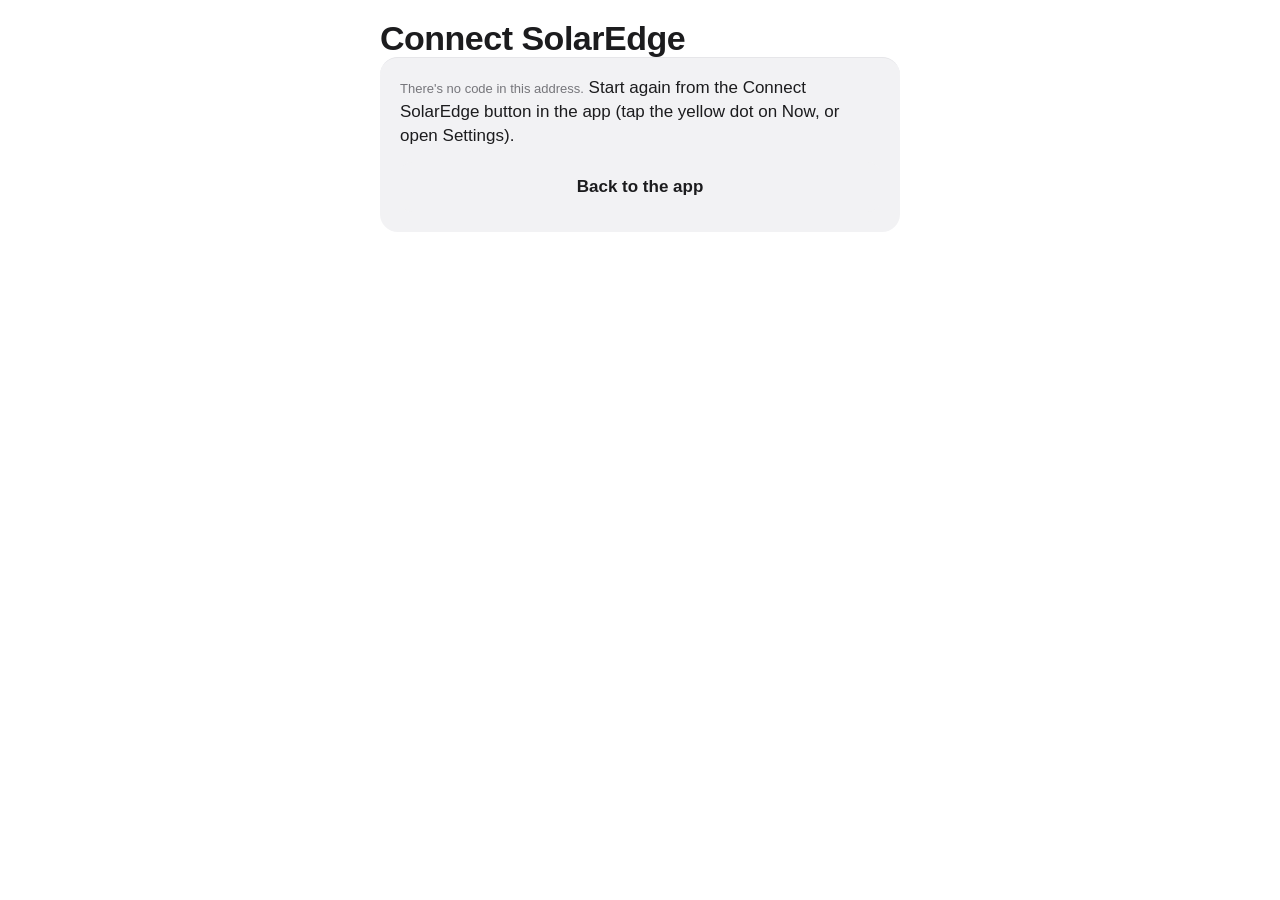
<file: web/callback.html>
<!doctype html>
<html lang="en">
<head>
<meta charset="utf-8">
<meta name="viewport" content="width=device-width, initial-scale=1, maximum-scale=1, user-scalable=no, viewport-fit=cover">
<meta name="robots" content="noindex">
<meta name="referrer" content="no-referrer">
<title>Connect SolarEdge · Solar</title>
<link rel="icon" href="icon.svg" type="image/svg+xml">
<link rel="stylesheet" href="style.css">
<style>
  main { padding-bottom: 40px; }
  .code { font: 15px/1.4 ui-monospace, SFMono-Regular, Menlo, monospace; word-break: break-all; background: var(--bg); border-radius: 10px; padding: 12px; user-select: all; }
  .btn { display: flex; align-items: center; justify-content: center; min-height: 50px; border: 0; border-radius: 12px; background: var(--accent); color: #fff; font-size: 17px; font-weight: 600; text-decoration: none; cursor: pointer; }
  .btn.secondary { background: var(--card); color: var(--accent); }
  ol { margin: 0; padding-left: 20px; display: flex; flex-direction: column; gap: 8px; font-size: 15px; line-height: 1.4; }
</style>
</head>
<body>
<main id="m">
  <h1>Connect SolarEdge</h1>
</main>
<script>
(() => {
  ["gesturestart", "gesturechange", "gestureend"].forEach((t) => document.addEventListener(t, (e) => e.preventDefault(), { passive: false }));
  const m = document.getElementById("m");
  const q = new URLSearchParams(location.search);
  // read the code as sent; URLSearchParams would turn a "+" into a space
  const rawCode = (location.search.match(/[?&]code=([^&#]*)/) || [])[1];
  const code = rawCode ? decodeURIComponent(rawCode) : null, err = q.get("error_description") || q.get("error");
  const owner = location.hostname.split(".")[0];
  const repo = location.pathname.split("/").filter(Boolean)[0] || "home-solar";
  const run = `https://github.com/${owner}/${repo}/actions/workflows/connect.yml`;
  const esc = (s) => String(s).replace(/[&<>"']/g, (c) => ({ "&": "&amp;", "<": "&lt;", ">": "&gt;", '"': "&quot;", "'": "&#39;" })[c]);
  // keep the code out of the address bar and history
  history.replaceState(null, "", location.pathname);

  if (!code) {
    m.insertAdjacentHTML("beforeend", `<section class="card"><span class="label">${err ? "SolarEdge said: " + esc(err) : "There's no code in this address."}</span>
      <span class="small">Start again from the Connect SolarEdge button in the app (tap the yellow dot on Now, or open Settings).</span>
      <a class="btn secondary" href="./#sources">Back to the app</a></section>`);
    return;
  }
  m.insertAdjacentHTML("beforeend", `
    <section class="card">
      <span class="label">SolarEdge approved access${q.get("site_id") ? " to site " + esc(q.get("site_id")) : ""}. Here's your one-time code:</span>
      <div class="code" id="code">${esc(code)}</div>
      <button class="btn" type="button" id="copy">Copy code</button>
    </section>
    <section class="card">
      <ol>
        <li>Open the Connect SolarEdge workflow in GitHub.</li>
        <li>Tap <b>Run workflow</b>, paste the code, and run it.</li>
        <li>When it turns green, the site rebuilds with your solar data in a minute or two.</li>
      </ol>
      <span class="small">Do this straight away. The code only works once and expires within minutes.</span>
      <a class="btn secondary" href="${run}" target="_blank" rel="noopener">Open the workflow</a>
    </section>`);
  document.getElementById("copy").addEventListener("click", async (e) => {
    try { await navigator.clipboard.writeText(code); e.target.textContent = "Copied"; }
    catch { getSelection().selectAllChildren(document.getElementById("code")); e.target.textContent = "Select and copy the code above"; }
  });
})();
</script>
</body>
</html>
</file>
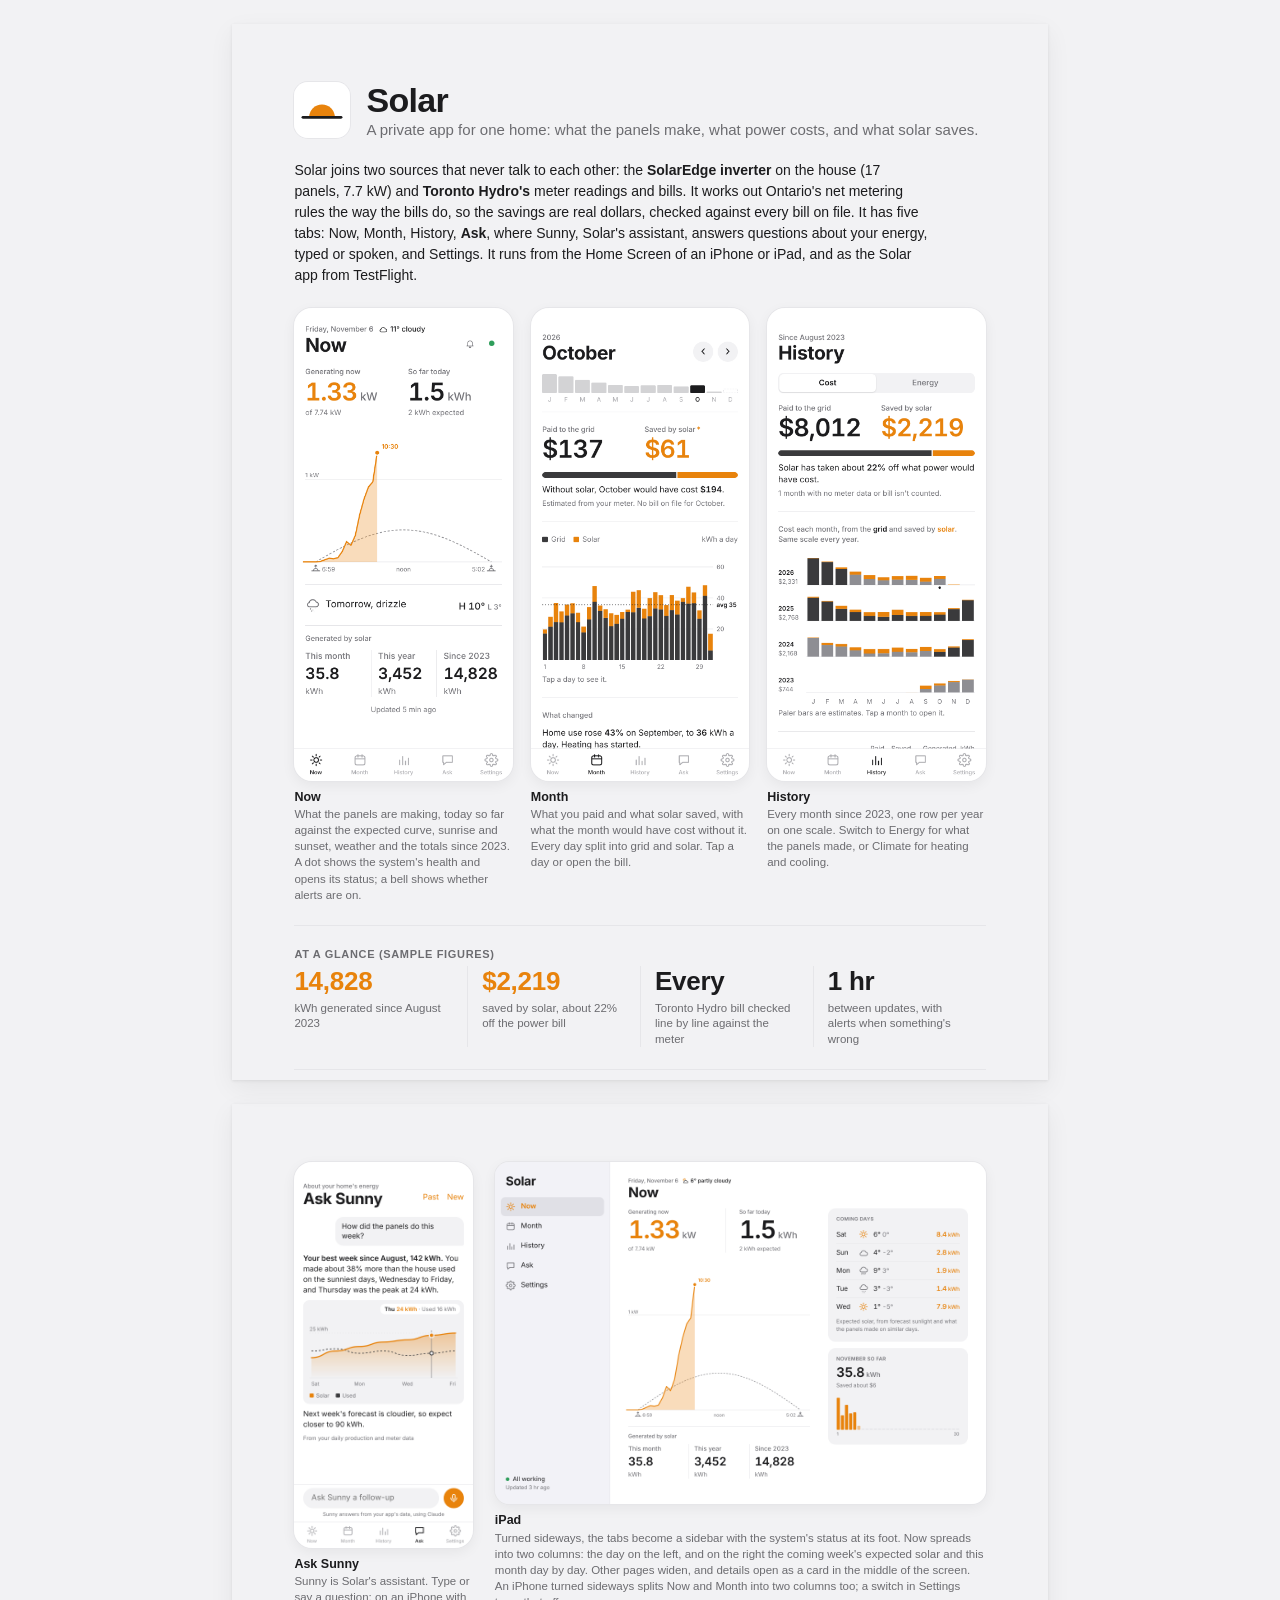
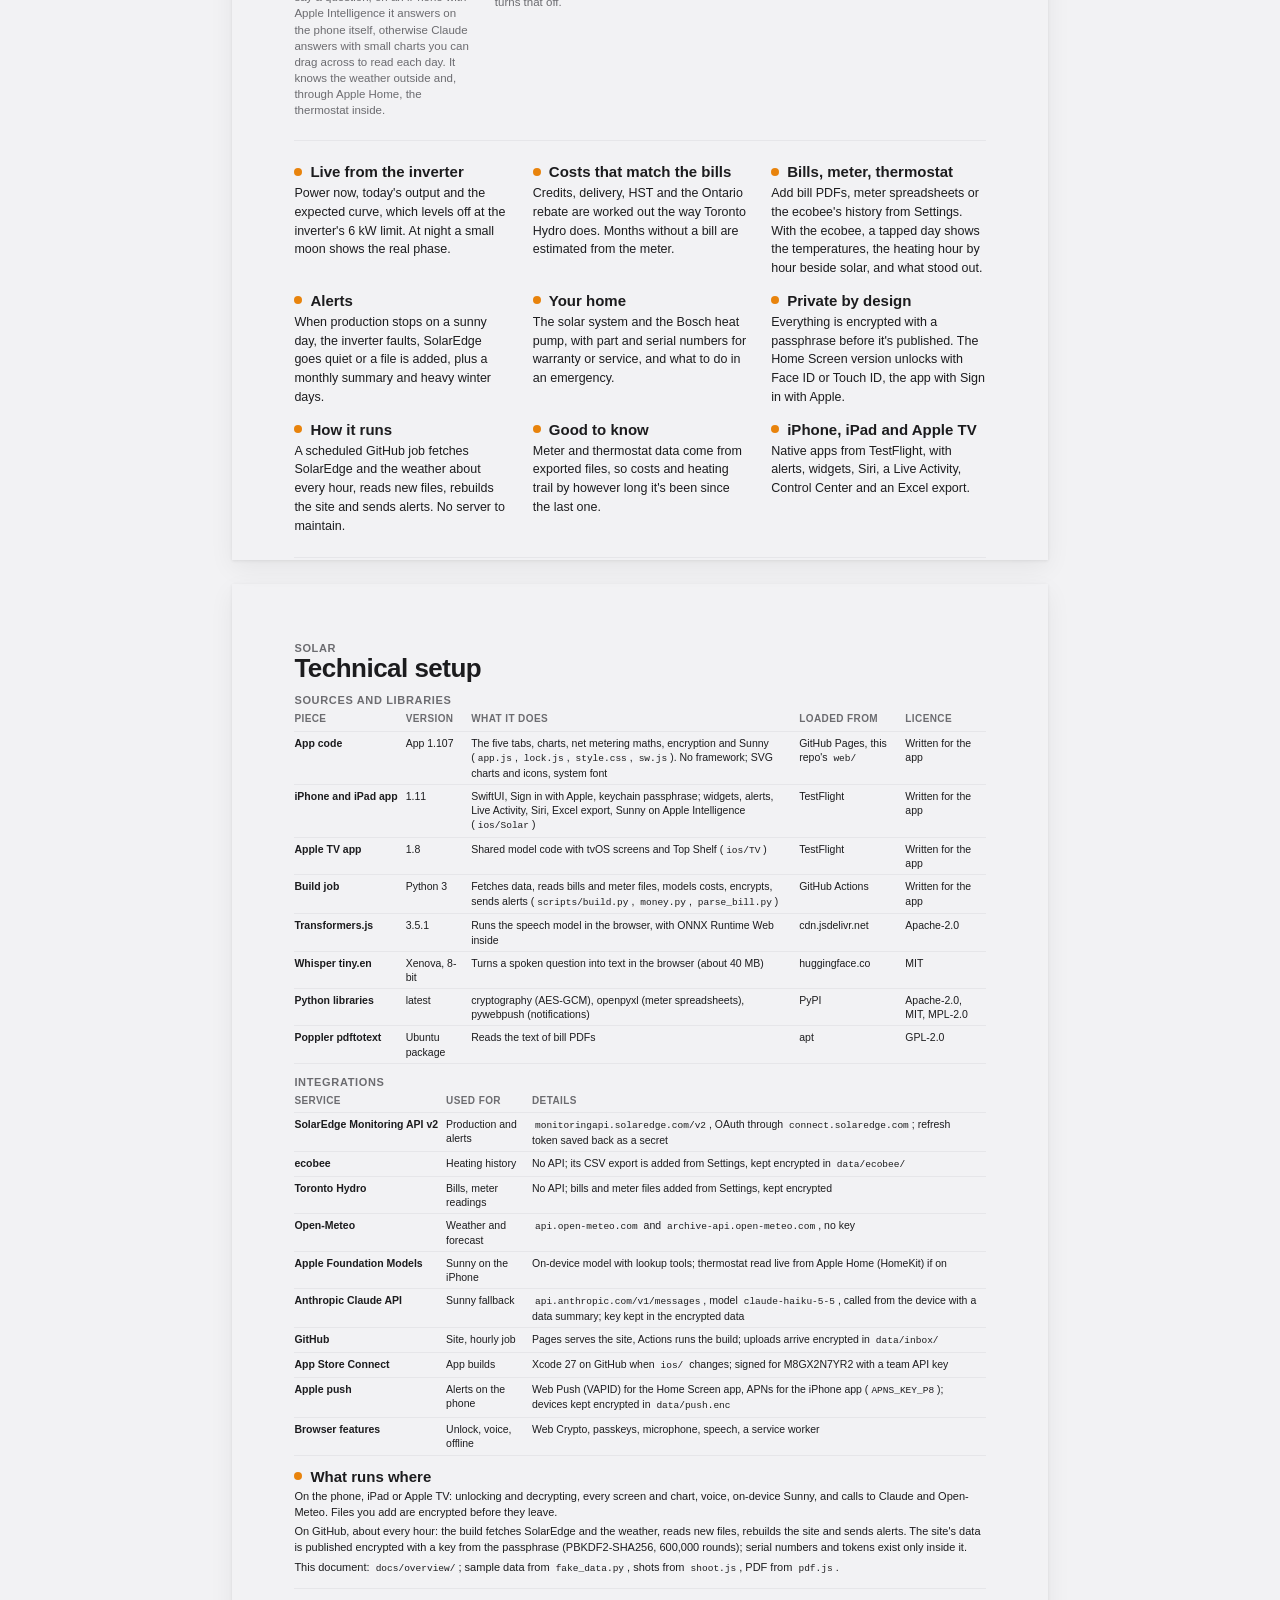
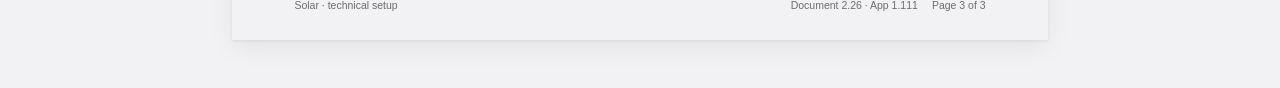
<file: docs/overview/overview.html>
<!doctype html>
<html lang="en">
<head>
<meta charset="utf-8">
<title>Solar: what the app does</title>
<meta name="viewport" content="width=device-width, initial-scale=1">
<style>
  /* Three US Letter pages (two of features, one technical), styled like the app: white, graphite, one orange. */
  :root {
    --text: #1C1C1E; --muted: #6C6C70; --rule: #E6E6E9; --well: #F2F2F4;
    --grid: #3A3A3C; --sun: #E8830C; --sun-text: #B35F00;
  }
  @page { size: letter; margin: 0; }
  * { box-sizing: border-box; }
  html, body { margin: 0; background: #FFFFFF; color: var(--text);
    font-family: -apple-system, BlinkMacSystemFont, "SF Pro Text", Inter, "Helvetica Neue", Arial, sans-serif;
    -webkit-print-color-adjust: exact; print-color-adjust: exact; }
  .page { width: 8.5in; height: 11in; padding: 0.6in 0.65in 0.5in; display: flex; flex-direction: column; gap: 22px;
    page-break-after: always; break-after: page; position: relative; overflow: hidden; }
  .page:last-child { page-break-after: auto; break-after: auto; }
  @media screen { body { background: #F2F2F4; padding: 24px 0; } .page { margin: 0 auto 24px; box-shadow: 0 1px 3px rgba(0,0,0,.08), 0 8px 24px rgba(0,0,0,.06); }
    @media (max-width: 860px) { body { padding: 0; } .page { width: 100%; height: auto; padding: 28px 16px; margin: 0 0 12px; } .shots { grid-template-columns: repeat(2, minmax(0, 1fr)) !important; } .cols { grid-template-columns: 1fr !important; } } }

  header { display: flex; align-items: center; gap: 16px; }
  header svg { width: 56px; height: 56px; border-radius: 14px; box-shadow: 0 0 0 1px var(--rule); flex-shrink: 0; }
  h1 { margin: 0; font-size: 34px; font-weight: 700; letter-spacing: -0.02em; line-height: 1.1; }
  .lede { margin: 2px 0 0; font-size: 15px; color: var(--muted); }
  .intro { margin: 0; font-size: 14px; line-height: 1.5; max-width: 6.6in; }
  .intro b { font-weight: 600; }

  .shots { display: grid; gap: 18px; }
  figure { margin: 0; display: flex; flex-direction: column; gap: 8px; }
  figure img { width: 100%; border-radius: 18px; box-shadow: 0 0 0 1px var(--rule), 0 4px 14px rgba(0,0,0,.06); display: block; }
  figcaption { font-size: 11.5px; line-height: 1.4; color: var(--muted); }
  figcaption b { color: var(--text); font-weight: 600; display: block; font-size: 12.5px; }

  .label { font-size: 11px; font-weight: 600; letter-spacing: .06em; text-transform: uppercase; color: var(--muted); margin: 0 0 6px; }
  .cols { display: grid; grid-template-columns: repeat(2, minmax(0, 1fr)); column-gap: 32px; row-gap: 16px; }
  section h2 { margin: 0 0 4px; font-size: 15px; font-weight: 600; display: flex; align-items: center; gap: 8px; }
  section h2::before { content: ""; width: 8px; height: 8px; border-radius: 50%; background: var(--sun); flex-shrink: 0; }
  section p { margin: 0; font-size: 12.5px; line-height: 1.5; }
  section p + p { margin-top: 4px; }
  .rule { border-top: 1px solid var(--rule); }
  footer { margin-top: auto; padding-top: 10px; border-top: 1px solid var(--rule); display: flex; justify-content: space-between; font-size: 10.5px; color: var(--muted); }
  .num { font-variant-numeric: tabular-nums; }
  .stats { display: grid; grid-template-columns: repeat(4, minmax(0, 1fr)); }
  .stats > div { display: flex; flex-direction: column; gap: 4px; padding: 0 14px; }
  .stats > div:first-child { padding-left: 0; }
  .stats > div + div { border-left: 1px solid var(--rule); }
  .stats .v { font-size: 26px; font-weight: 600; letter-spacing: -0.01em; font-variant-numeric: tabular-nums; }
  .stats .v.sun { color: var(--sun); }
  .stats .u { font-size: 11.5px; line-height: 1.35; color: var(--muted); }
  .ver { display: flex; gap: 14px; }
  .tech h1 { font-size: 26px; }
  table { width: 100%; border-collapse: collapse; font-size: 10.5px; line-height: 1.35; }
  th { text-align: left; font-weight: 600; font-size: 10px; letter-spacing: .04em; text-transform: uppercase; color: var(--muted); padding: 0 8px 5px 0; border-bottom: 1px solid var(--rule); }
  td { padding: 5px 8px 5px 0; border-bottom: 1px solid var(--rule); vertical-align: top; }
  td:first-child { font-weight: 600; white-space: nowrap; }
  td code, p code { font-family: ui-monospace, "SF Mono", Menlo, monospace; font-size: 9.5px; background: var(--well); padding: 0 3px; border-radius: 3px; }
  .tech section p { font-size: 11px; line-height: 1.45; }
  .tech td { padding: 4px 8px 4px 0; }
  @media screen and (max-width: 860px) { table { display: block; overflow-x: auto; } }
  @media screen and (max-width: 860px) { .stats { grid-template-columns: repeat(2, minmax(0, 1fr)); row-gap: 14px; } .stats > div:nth-child(3) { padding-left: 0; border-left: 0; } }
</style>
</head>
<body>

<div class="page">
  <header>
    <svg viewBox="0 0 100 100" aria-hidden="true"><rect width="100" height="100" fill="#FFFFFF"/><path d="M27 63 A23 23 0 0 1 73 63 Z" fill="#E8830C"/><line x1="16" y1="63" x2="84" y2="63" stroke="#1C1C1E" stroke-width="5" stroke-linecap="round"/></svg>
    <div>
      <h1>Solar</h1>
      <p class="lede">A private app for one home: what the panels make, what power costs, and what solar saves.</p>
    </div>
  </header>

  <p class="intro">Solar joins two sources that never talk to each other: the <b>SolarEdge inverter</b> on the house (17 panels, 7.7 kW) and <b>Toronto Hydro's</b> meter readings and bills. It works out Ontario's net metering rules the way the bills do, so the savings are real dollars, checked against every bill on file. It has five tabs: Now, Month, History, <b>Ask</b>, where Sunny, Solar's assistant, answers questions about your energy, typed or spoken, and Settings. It runs from the Home Screen of an iPhone or iPad, and as the Solar app from TestFlight.</p>

  <div class="shots" style="grid-template-columns: repeat(3, minmax(0, 1fr))">
    <figure>
      <img src="shots/now.png" alt="The Now screen">
      <figcaption><b>Now</b>What the panels are making, today so far against the expected curve, sunrise and sunset, weather and the totals since 2023. A dot shows the system's health and opens its status; a bell shows whether alerts are on.</figcaption>
    </figure>
    <figure>
      <img src="shots/month.png" alt="The Month screen">
      <figcaption><b>Month</b>What you paid and what solar saved, with what the month would have cost without it. Every day split into grid and solar. Tap a day or open the bill.</figcaption>
    </figure>
    <figure>
      <img src="shots/history.png" alt="The History screen">
      <figcaption><b>History</b>Every month since 2023, one row per year on one scale. Switch to Energy for what the panels made, or Climate for heating and cooling.</figcaption>
    </figure>
  </div>

  <div class="rule"></div>
  <div>
    <p class="label">At a glance (sample figures)</p>
    <div class="stats">
      <div><span class="v sun">14,828</span><span class="u">kWh generated since August 2023</span></div>
      <div><span class="v sun">$2,219</span><span class="u">saved by solar, about 22% off the power bill</span></div>
      <div><span class="v">Every</span><span class="u">Toronto Hydro bill checked line by line against the meter</span></div>
      <div><span class="v">1 hr</span><span class="u">between updates, with alerts when something's wrong</span></div>
    </div>
  </div>

  <footer><span>Solar · what the app does · Screenshots show sample data, not real figures</span><span class="ver"><span>Document 2.26 · App 1.111</span><span>Page 1 of 3</span></span></footer>
</div>

<div class="page">
  <div class="cols" style="grid-template-columns: 1fr 2.75fr; column-gap: 22px; align-items: start">
    <figure>
      <img src="shots/ask.png" alt="The Ask tab">
      <figcaption><b>Ask Sunny</b>Sunny is Solar's assistant. Type or say a question; on an iPhone with Apple Intelligence it answers on the phone itself, otherwise Claude answers with small charts you can drag across to read each day. It knows the weather outside and, through Apple Home, the thermostat inside.</figcaption>
    </figure>
    <figure>
      <img src="shots/ipad.png" alt="Solar on an iPad in landscape" style="border-radius: 14px">
      <figcaption><b>iPad</b>Turned sideways, the tabs become a sidebar with the system's status at its foot. Now spreads into two columns: the day on the left, and on the right the coming week's expected solar and this month day by day. Other pages widen, and details open as a card in the middle of the screen. An iPhone turned sideways splits Now and Month into two columns too; a switch in Settings turns that off.</figcaption>
    </figure>
  </div>

  <div class="rule"></div>

  <div class="cols" style="grid-template-columns: repeat(3, minmax(0, 1fr)); column-gap: 24px; row-gap: 14px">
    <section><h2>Live from the inverter</h2><p>Power now, today's output and the expected curve, which levels off at the inverter's 6 kW limit. At night a small moon shows the real phase.</p></section>
    <section><h2>Costs that match the bills</h2><p>Credits, delivery, HST and the Ontario rebate are worked out the way Toronto Hydro does. Months without a bill are estimated from the meter.</p></section>
    <section><h2>Bills, meter, thermostat</h2><p>Add bill PDFs, meter spreadsheets or the ecobee's history from Settings. With the ecobee, a tapped day shows the temperatures, the heating hour by hour beside solar, and what stood out.</p></section>
    <section><h2>Alerts</h2><p>When production stops on a sunny day, the inverter faults, SolarEdge goes quiet or a file is added, plus a monthly summary and heavy winter days.</p></section>
    <section><h2>Your home</h2><p>The solar system and the Bosch heat pump, with part and serial numbers for warranty or service, and what to do in an emergency.</p></section>
    <section><h2>Private by design</h2><p>Everything is encrypted with a passphrase before it's published. The Home Screen version unlocks with Face ID or Touch ID, the app with Sign in with Apple.</p></section>
    <section><h2>How it runs</h2><p>A scheduled GitHub job fetches SolarEdge and the weather about every hour, reads new files, rebuilds the site and sends alerts. No server to maintain.</p></section>
    <section><h2>Good to know</h2><p>Meter and thermostat data come from exported files, so costs and heating trail by however long it's been since the last one.</p></section>
    <section><h2>iPhone, iPad and Apple TV</h2><p>Native apps from TestFlight, with alerts, widgets, Siri, a Live Activity, Control Center and an Excel export.</p></section>
  </div>

  <footer><span class="num">Updated November 27, 2026</span><span class="ver"><span>Document 2.26 · App 1.111</span><span>Page 2 of 3</span></span></footer>
</div>

<div class="page tech" style="gap: 12px">
  <header style="gap: 12px">
    <div><p class="label" style="margin: 0">Solar</p><h1>Technical setup</h1></div>
  </header>

  <div>
    <p class="label">Sources and libraries</p>
    <table>
      <tr><th>Piece</th><th>Version</th><th>What it does</th><th>Loaded from</th><th>Licence</th></tr>
      <tr><td>App code</td><td>App 1.107</td><td>The five tabs, charts, net metering maths, encryption and Sunny (<code>app.js</code>, <code>lock.js</code>, <code>style.css</code>, <code>sw.js</code>). No framework; SVG charts and icons, system font</td><td>GitHub Pages, this repo's <code>web/</code></td><td>Written for the app</td></tr>
      <tr><td>iPhone and iPad app</td><td>1.11</td><td>SwiftUI, Sign in with Apple, keychain passphrase; widgets, alerts, Live Activity, Siri, Excel export, Sunny on Apple Intelligence (<code>ios/Solar</code>)</td><td>TestFlight</td><td>Written for the app</td></tr>
      <tr><td>Apple TV app</td><td>1.8</td><td>Shared model code with tvOS screens and Top Shelf (<code>ios/TV</code>)</td><td>TestFlight</td><td>Written for the app</td></tr>
      <tr><td>Build job</td><td>Python 3</td><td>Fetches data, reads bills and meter files, models costs, encrypts, sends alerts (<code>scripts/build.py</code>, <code>money.py</code>, <code>parse_bill.py</code>)</td><td>GitHub Actions</td><td>Written for the app</td></tr>
      <tr><td>Transformers.js</td><td>3.5.1</td><td>Runs the speech model in the browser, with ONNX Runtime Web inside</td><td>cdn.jsdelivr.net</td><td>Apache-2.0</td></tr>
      <tr><td>Whisper tiny.en</td><td>Xenova, 8-bit</td><td>Turns a spoken question into text in the browser (about 40 MB)</td><td>huggingface.co</td><td>MIT</td></tr>
      <tr><td>Python libraries</td><td>latest</td><td>cryptography (AES-GCM), openpyxl (meter spreadsheets), pywebpush (notifications)</td><td>PyPI</td><td>Apache-2.0, MIT, MPL-2.0</td></tr>
      <tr><td>Poppler pdftotext</td><td>Ubuntu package</td><td>Reads the text of bill PDFs</td><td>apt</td><td>GPL-2.0</td></tr>
    </table>
  </div>

  <div>
    <p class="label">Integrations</p>
    <table>
      <tr><th>Service</th><th>Used for</th><th>Details</th></tr>
      <tr><td>SolarEdge Monitoring API v2</td><td>Production and alerts</td><td><code>monitoringapi.solaredge.com/v2</code>, OAuth through <code>connect.solaredge.com</code>; refresh token saved back as a secret</td></tr>
      <tr><td>ecobee</td><td>Heating history</td><td>No API; its CSV export is added from Settings, kept encrypted in <code>data/ecobee/</code></td></tr>
      <tr><td>Toronto Hydro</td><td>Bills, meter readings</td><td>No API; bills and meter files added from Settings, kept encrypted</td></tr>
      <tr><td>Open-Meteo</td><td>Weather and forecast</td><td><code>api.open-meteo.com</code> and <code>archive-api.open-meteo.com</code>, no key</td></tr>
      <tr><td>Apple Foundation Models</td><td>Sunny on the iPhone</td><td>On-device model with lookup tools; thermostat read live from Apple Home (HomeKit) if on</td></tr>
      <tr><td>Anthropic Claude API</td><td>Sunny fallback</td><td><code>api.anthropic.com/v1/messages</code>, model <code>claude-haiku-5-5</code>, called from the device with a data summary; key kept in the encrypted data</td></tr>
      <tr><td>GitHub</td><td>Site, hourly job</td><td>Pages serves the site, Actions runs the build; uploads arrive encrypted in <code>data/inbox/</code></td></tr>
      <tr><td>App Store Connect</td><td>App builds</td><td>Xcode 27 on GitHub when <code>ios/</code> changes; signed for M8GX2N7YR2 with a team API key</td></tr>
      <tr><td>Apple push</td><td>Alerts on the phone</td><td>Web Push (VAPID) for the Home Screen app, APNs for the iPhone app (<code>APNS_KEY_P8</code>); devices kept encrypted in <code>data/push.enc</code></td></tr>
      <tr><td>Browser features</td><td>Unlock, voice, offline</td><td>Web Crypto, passkeys, microphone, speech, a service worker</td></tr>
    </table>
  </div>

  <section><h2>What runs where</h2>
    <p>On the phone, iPad or Apple TV: unlocking and decrypting, every screen and chart, voice, on-device Sunny, and calls to Claude and Open-Meteo. Files you add are encrypted before they leave.</p>
    <p>On GitHub, about every hour: the build fetches SolarEdge and the weather, reads new files, rebuilds the site and sends alerts. The site's data is published encrypted with a key from the passphrase (PBKDF2-SHA256, 600,000 rounds); serial numbers and tokens exist only inside it.</p>
    <p>This document: <code>docs/overview/</code>; sample data from <code>fake_data.py</code>, shots from <code>shoot.js</code>, PDF from <code>pdf.js</code>.</p>
  </section>

  <footer><span>Solar · technical setup</span><span class="ver"><span>Document 2.26 · App 1.111</span><span>Page 3 of 3</span></span></footer>
</div>

</body>
</html>
</file>
<file: web/style.css>
/* Two data colors only: graphite is what you pay the grid, orange is what the roof makes.
   Green and red are kept for system status. Sections are separated by rules, not cards. */
:root {
  --bg: #FFFFFF;
  --text: #1C1C1E;
  --muted: #76767B;
  --faint: #AEAEB2;
  --rule: #E6E6E9;
  --well: #F2F2F4;
  --grid: #3A3A3C;
  --grid-est: #8E8E93;
  --sun: #E8830C;
  --sunwash: #FBE3C4;
  --moon: #8E8E93;
  --ok: #2E9E5B;
  --bad: #D33A2C;
  --warn: #E5B800;
  --tabbar: rgba(255, 255, 255, 0.92);
  --scrim: rgba(0, 0, 0, 0.32);
  --sheet: #FFFFFF;
  /* kept for the lock screen */
  --card: var(--well);
  --accent: var(--text);
  --solar: var(--sun);
  color-scheme: light;
}
@media (prefers-color-scheme: dark) {
  :root {
    --bg: #000000;
    --text: #F5F5F7;
    --muted: #9C9CA1;
    --faint: #5E5E63;
    --rule: #2A2A2D;
    --well: #1C1C1E;
    --grid: #C7C7CC;
    --grid-est: #6E6E73;
    --sun: #FF9F0A;
    --sunwash: #3D2A0F;
    --moon: #E5E5EA;
    --ok: #30D158;
    --bad: #FF6B5E;
    --warn: #FFD60A;
    --tabbar: rgba(18, 18, 20, 0.92);
    --scrim: rgba(0, 0, 0, 0.6);
    --sheet: #1C1C1E;
    color-scheme: dark;
  }
}

* { box-sizing: border-box; }
html { -webkit-text-size-adjust: 100%; touch-action: pan-x pan-y; height: 100%; overflow: hidden; overscroll-behavior: none; }  /* no pinch or double-tap zoom */
body {
  margin: 0;
  background: var(--bg);
  color: var(--text);
  font: 17px/1.4 -apple-system, BlinkMacSystemFont, "SF Pro Text", "Helvetica Neue", Helvetica, Arial, sans-serif;
  -webkit-font-smoothing: antialiased;
  -webkit-tap-highlight-color: transparent;
}
body.noscroll { overflow: hidden; }
a { color: inherit; }
button { font: inherit; color: inherit; }
.num, .v, td { font-variant-numeric: tabular-nums; }
:focus-visible { outline: 2px solid var(--sun); outline-offset: 2px; }

/* the page scrolls inside main, so the document itself never bounces and the tab bar stays put */
/* the tab bar is part of the layout, not floating over it: iOS can lose track of where a fixed bar is
   (after the keyboard, or coming back to the app) and stop it taking taps */
/* pinned to the screen's edges (not height: 100%, which iOS can measure short in a Home Screen app),
   so the tab bar always ends at the very bottom */
body { position: fixed; inset: 0; width: 100%; height: auto; overflow: hidden; overscroll-behavior: none; display: flex; flex-direction: column; }
main {
  flex: 1 1 auto; min-height: 0; width: 100%;
  overflow-y: auto;
  -webkit-overflow-scrolling: touch;
  overscroll-behavior-y: contain;
  max-width: 560px;
  margin: 0 auto;
  padding: calc(env(safe-area-inset-top) + 20px) max(20px, env(safe-area-inset-right)) 32px max(20px, env(safe-area-inset-left));
}

/* type: one scale */
h1 { margin: 0; font-size: 34px; line-height: 1.1; font-weight: 700; letter-spacing: -.5px; }
h2 { margin: 0; font-size: 17px; font-weight: 600; }
.eyebrow { font-size: 13px; font-weight: 500; color: var(--muted); }
.label, .group-label { font-size: 13px; font-weight: 500; color: var(--muted); }
.group-label { margin: 0 0 2px; }
.sub + .group-label, .rows + .group-label { margin-top: 22px; }
.sub { font-size: 13px; color: var(--muted); line-height: 1.45; margin: 6px 0 0; }
.lead { font-size: 15px; margin: 10px 0 0; }
.big { font-size: 44px; font-weight: 600; letter-spacing: -1.2px; line-height: 1.05; margin-top: 2px; }
.big.long { font-size: 36px; letter-spacing: -1px; }
.big small { font-size: 20px; font-weight: 500; letter-spacing: -.2px; color: var(--muted); }
.sun { color: var(--sun); }
.ink { color: var(--text); }
.dim { color: var(--faint); }
.bad { color: var(--bad); }
.okc { color: var(--ok); }
b { font-weight: 600; }

/* page structure */
.top { display: flex; align-items: flex-end; justify-content: space-between; gap: 12px; padding: 24px 0 4px; }
section { padding: 22px 0; border-top: 1px solid var(--rule); }
section.first { border-top: 0; padding-top: 16px; }
.strip + section.first { border-top: 1px solid var(--rule); padding-top: 22px; margin-top: 14px; }
.pair { display: grid; grid-template-columns: minmax(0, 1fr) minmax(0, 1fr); gap: 16px; }
.trio { display: grid; grid-template-columns: repeat(3, minmax(0, 1fr)); gap: 10px; }
.trio .n { font-size: 22px; font-weight: 600; letter-spacing: -.3px; margin-top: 2px; }

/* header controls */
.steps { display: flex; gap: 8px; padding-bottom: 4px; }
.steps button, .iconbtn {
  width: 36px; height: 36px; border: 0; border-radius: 18px; background: var(--well); color: var(--text);
  display: grid; place-items: center; font-size: 22px; line-height: 1; cursor: pointer; padding: 0 0 2px; text-decoration: none;
  position: relative;
}
.steps button::after, .iconbtn::after { content: ""; position: absolute; inset: -4px; } /* 44pt touch target */
.steps button:disabled { color: var(--faint); cursor: default; }
.iconbtn svg { width: 22px; height: 22px; fill: none; stroke: currentColor; stroke-width: 1.8; stroke-linecap: round; }
.iconbtn circle { fill: var(--well); }
.done { border: 0; background: transparent; color: var(--sun); font-size: 17px; font-weight: 600; cursor: pointer; padding: 8px 0 8px 12px; min-height: 44px; }

/* month strip: the year's bars are the month picker */
.strip { display: grid; grid-template-columns: repeat(12, minmax(0, 1fr)); gap: 3px; margin-top: 14px; }
.strip button { border: 0; background: transparent; padding: 0; cursor: pointer; display: flex; flex-direction: column; align-items: stretch; gap: 4px; min-height: 52px; }
.strip button:disabled { cursor: default; }
.strip .sb { height: 34px; display: flex; align-items: flex-end; }
.strip .sb i { display: block; width: 100%; border-radius: 2px; background: var(--faint); opacity: .55; }
.strip .sb i.thin { height: 3px; }
.strip .sb i.none { height: 8px; background: transparent; border: 1px dashed var(--rule); opacity: 1; }
.strip button[aria-pressed="true"] .sb i { background: var(--text); opacity: 1; }
.strip .sl { font-size: 11px; color: var(--faint); text-align: center; }
.strip button[aria-pressed="true"] .sl { color: var(--text); font-weight: 600; }

/* proportion bar */
.split { display: flex; height: 10px; gap: 2px; border-radius: 5px; overflow: hidden; margin-top: 18px; }
.split i { display: block; min-width: 2px; }

/* charts */
.chart { display: block; margin-top: 12px; overflow: visible; }
.chart text { font-size: 11px; fill: var(--muted); }
.chart text.strong { fill: var(--text); font-weight: 600; }
.chart text.sunlabel { fill: var(--sun); font-weight: 600; }
.chart .gridline { stroke: var(--rule); stroke-width: 1; }
.chart .axisline { stroke: var(--rule); stroke-width: 1; }
.chart .avgline { stroke: var(--text); stroke-width: 1; stroke-dasharray: 2 3; }
.chart .b-grid { fill: var(--grid); }
.chart .b-grid.est { fill: var(--grid-est); }
.chart .b-sun { fill: var(--sun); }
.chart .sel { fill: var(--well); }
.chart .seldot { fill: var(--text); }
.chart .hit { fill: transparent; cursor: pointer; }
.chart .hit:focus-visible { outline: none; stroke: var(--sun); stroke-width: 2; }
.chart .ghost { fill: none; stroke: var(--muted); stroke-width: 1.5; stroke-dasharray: 4 3; opacity: .8; }
.chart .sunfill { fill: var(--sun); fill-opacity: .28; }
.chart .rise { fill: none; stroke: var(--muted); stroke-width: 1.5; stroke-linecap: round; stroke-linejoin: round; }
.chart .sunline { fill: none; stroke: var(--sun); stroke-width: 2.2; stroke-linejoin: round; }
.chart .dot { fill: var(--sun); stroke: var(--bg); stroke-width: 2; }
.chart .expfill { fill: var(--well); }
.chart text.explabel { fill: var(--muted); font-weight: 500; }
.chart .sunpos { fill: var(--bg); stroke: var(--sun); stroke-width: 2; }
.chart .moondark { fill: var(--well); stroke: var(--faint); stroke-width: .75; }
.chart .moonlit { fill: var(--moon); }

/* facts */
.facts p { margin: 0; padding: 11px 0; border-bottom: 1px solid var(--rule); font-size: 15px; }
.facts p:last-child { border-bottom: 0; padding-bottom: 0; }

/* rows and tables */
.rows .r { display: flex; justify-content: space-between; align-items: baseline; gap: 12px; padding: 11px 0; border-bottom: 1px solid var(--rule); font-size: 15px; }
.rows .r:last-child { border-bottom: 0; }
.rows .r .v { text-align: right; font-weight: 500; }
.rows .r.sun .v { color: var(--sun); }
.rows .r.minor { padding: 6px 0; border-bottom: 0; color: var(--muted); }
.rows .r.minor .v { font-weight: 400; }
.rows .r.total { border-top: 1px solid var(--text); }
.rows .indent { padding-left: 14px; }
.gap { height: 18px; }
table.ledger { width: 100%; border-collapse: collapse; font-size: 15px; }
.ledger th { font-size: 12px; font-weight: 500; color: var(--muted); text-align: right; padding: 0 0 8px; }
.ledger td { text-align: right; padding: 10px 0; border-top: 1px solid var(--rule); }
.ledger th:first-child, .ledger td:first-child { text-align: left; }
.ledger td.sun { color: var(--sun); font-weight: 600; }
.ledger.years tr { cursor: pointer; }
.ledger.years td:first-child { font-weight: 600; }

/* status */
.status { display: flex; align-items: center; gap: 10px; font-size: 15px; }
.status + .status { margin-top: 12px; }
.status .right { margin: 0 0 0 auto; }
.status.bad > span { display: flex; flex-direction: column; }
.status .sub { margin: 0; }
.status .right { margin-left: auto; }
.dot-s { width: 8px; height: 8px; border-radius: 4px; background: var(--ok); flex-shrink: 0; }
.dot-s.unknown { background: var(--faint); }
.status.bad .dot-s { background: var(--bad); align-self: flex-start; margin-top: 7px; }
.status.bad b { color: var(--bad); }
section.alerts { border-top: 0; padding: 14px 16px; margin-top: 14px; border-radius: 14px; background: color-mix(in srgb, var(--bad) 10%, var(--bg)); }
section.notice { border-top: 0; padding: 14px 16px; margin-top: 14px; border-radius: 14px; background: var(--well); font-size: 15px; }

/* inline links */
.linkline { display: flex; align-items: center; justify-content: space-between; gap: 10px; width: 100%; border: 0; background: transparent; padding: 12px 0 0; text-align: left; font-size: 13px; color: var(--muted); cursor: pointer; min-height: 40px; }
.linkline.danger { color: var(--bad); font-size: 15px; }
.chev { width: 8px; height: 13px; fill: none; stroke: var(--faint); stroke-width: 2.2; stroke-linecap: round; stroke-linejoin: round; flex-shrink: 0; }

/* sheets */
.sheet-wrap { position: fixed; inset: 0; z-index: 20; }
.scrim { position: absolute; inset: 0; background: var(--scrim); opacity: 0; transition: opacity .25s; }
.sheet {
  position: absolute; left: 0; right: 0; bottom: 0; max-width: 560px; margin: 0 auto; max-height: 86vh; overflow-y: auto;
  background: var(--sheet); border-radius: 14px 14px 0 0;
  padding: 0 max(20px, env(safe-area-inset-right)) calc(env(safe-area-inset-bottom) + 24px) max(20px, env(safe-area-inset-left));
  transform: translateY(100%); transition: transform .3s cubic-bezier(.2, .9, .3, 1);
}
.sheet header { position: sticky; top: 0; background: var(--sheet); display: flex; align-items: center; justify-content: space-between; gap: 12px; padding: 14px 0 8px; }
.sheet header::before { content: ""; position: absolute; top: 6px; left: 50%; width: 36px; height: 5px; margin-left: -18px; border-radius: 3px; background: var(--rule); }
.sheet-body p { font-size: 15px; margin: 0 0 12px; }
.sheet-body p.sub { font-size: 13px; }
.sheet-wrap.open .scrim { opacity: 1; }
.sheet-wrap.open .sheet { transform: none; }
@media (prefers-reduced-motion: reduce) { .scrim, .sheet { transition: none; } }

/* buttons (lock screen and connect) */
.btn { display: flex; align-items: center; justify-content: center; gap: 8px; width: 100%; min-height: 50px; border: 0; border-radius: 12px; background: var(--text); color: var(--bg); font-size: 17px; font-weight: 600; cursor: pointer; text-decoration: none; margin-top: 14px; }
.btn svg { width: 22px; height: 22px; fill: none; stroke: currentColor; stroke-width: 2; stroke-linecap: round; stroke-linejoin: round; }
.btn.secondary { background: var(--well); color: var(--text); }
.btn:disabled { opacity: .6; }

/* tab bar */
.tabs {
  position: relative; flex: none; z-index: 5;
  display: flex; justify-content: space-around;
  padding: 7px 0 calc(env(safe-area-inset-bottom) + 6px);
  background: var(--tabbar);
  -webkit-backdrop-filter: saturate(180%) blur(20px); backdrop-filter: saturate(180%) blur(20px);
  border-top: .5px solid var(--rule);
}
.tabs a { display: flex; flex-direction: column; align-items: center; gap: 3px; min-width: 64px; flex: 1 1 0; min-height: 44px; color: var(--faint); text-decoration: none; font-size: 10px; font-weight: 500; }
.tabs a[aria-current="page"] { color: var(--text); }
.tabs svg { width: 25px; height: 25px; fill: none; stroke: currentColor; stroke-width: 1.8; stroke-linecap: round; stroke-linejoin: round; }

.loading { color: var(--muted); text-align: center; padding-top: 30vh; }

/* lock screen */
body.locked .tabs { display: none; }
.lock { border-top: 0; min-height: 70vh; display: flex; flex-direction: column; align-items: center; justify-content: center; gap: 12px; max-width: 360px; margin: 0 auto; width: 100%; }
.lock .btn { margin-top: 0; }
.lock { gap: 10px; }
.lock-head { display: flex; flex-direction: column; align-items: center; gap: 14px; margin-bottom: 28px; }
.lock-head h1 { margin: 0; font-size: 34px; font-weight: 700; letter-spacing: -0.02em; }
.lock-ic { width: 88px; height: 88px; border-radius: 22px; background: #FFFFFF; box-shadow: 0 0 0 1px var(--rule), 0 6px 18px rgba(0, 0, 0, .06); display: grid; place-items: center; }
.lock-ic svg { width: 88px; height: 88px; }
.lock-ic .sun { fill: var(--sun); }
.lock-ic .hz { stroke: #1C1C1E; stroke-width: 5; stroke-linecap: round; }
.lock-form .err:empty { display: none; }
.lock .small { text-align: center; }
.lock-form { display: flex; flex-direction: column; gap: 8px; width: 100%; }
.lock-form input { height: 50px; border-radius: 12px; border: 0; background: var(--well); color: var(--text); font-size: 17px; padding: 0 16px; }
.lock-form input:focus { outline: 2px solid var(--sun); }
.lock .small { font-size: 13px; color: var(--muted); }
.err { color: var(--bad) !important; min-height: 1.2em; margin: 0; text-align: center; }

/* status dot and its popover */
.topright { display: flex; align-items: center; gap: 6px; padding-bottom: 4px; }
.alertbell { width: 30px; height: 36px; border: 0; background: transparent; padding: 0; display: grid; place-items: center; cursor: pointer; position: relative; }
.alertbell::after { content: ""; position: absolute; inset: -4px 0; }
.alertbell svg { width: 17px; height: 17px; fill: none; stroke: var(--muted); stroke-width: 1.7; stroke-linecap: round; stroke-linejoin: round; }
.alertbell.off svg { stroke: var(--faint); }
.statuswrap { position: relative; }
.statusdot { width: 36px; height: 36px; border: 0; background: transparent; display: grid; place-items: center; cursor: pointer; padding: 0; position: relative; }
.statusdot::after { content: ""; position: absolute; inset: -4px; }
.statusdot i { width: 10px; height: 10px; border-radius: 5px; background: var(--ok); display: block; }
.statusdot.bad i { background: var(--bad); }
.statusdot.unknown i { background: var(--faint); }
.popover {
  position: absolute; right: -6px; top: 42px; z-index: 6; width: 230px; padding: 12px 14px; border-radius: 12px;
  background: var(--sheet); box-shadow: 0 6px 24px rgba(0, 0, 0, .16), 0 0 0 .5px var(--rule);
  display: flex; flex-direction: column; gap: 3px; font-size: 15px;
}
.popover[hidden] { display: none; }
.popover::before { content: ""; position: absolute; top: -6px; right: 18px; width: 12px; height: 12px; background: var(--sheet); transform: rotate(45deg); box-shadow: -.5px -.5px 0 var(--rule); }
.popover span { font-size: 13px; color: var(--muted); line-height: 1.4; }

/* weather and tomorrow's forecast */
.wxi { width: 22px; height: 22px; fill: none; stroke: var(--muted); stroke-width: 1.7; stroke-linecap: round; stroke-linejoin: round; flex-shrink: 0; }
.wxi .s { stroke: var(--sun); }
.wxrow { display: inline-flex; align-items: center; gap: 10px; }
.forecast { display: flex; gap: 10px; align-items: flex-start; margin-top: 16px; padding: 12px 14px; border-radius: 12px; background: var(--well); }
.forecast p { margin: 0; font-size: 15px; }
.forecast .wxi { margin-top: 1px; }
.trio .unit { font-size: 13px; color: var(--muted); margin-top: 1px; }
.group-label + .trio { margin-top: 10px; }
.rows .r:has(.wxrow) { align-items: center; }

/* Now fits one screen: roomier type below the chart, tighter spacing */
.nowtop { padding-top: 10px; padding-bottom: 14px; }
.nowtop .chart { margin-top: 10px; }
.nowwx, .nowgen { padding: 14px 0; }
.nowwx .rows .r { font-size: 17px; padding: 9px 0; }
.nowwx .rows .r:last-child { padding-bottom: 2px; }
.nowgen .sub { margin-top: 4px; }
.nowwx .wxi { width: 26px; height: 26px; }
.nowgen .label { font-size: 15px; }
.nowgen .trio .n { font-size: 28px; }
.nowgen .trio .unit { font-size: 15px; }
.nowhead { padding-top: 8px; }

.updated { text-align: center; margin-top: 14px !important; }
.ptr { position: fixed; top: calc(env(safe-area-inset-top) + 2px); left: 50%; margin-left: -16px; width: 32px; height: 32px; border-radius: 16px; background: var(--sheet);
  box-shadow: 0 2px 10px rgba(0, 0, 0, .15), 0 0 0 .5px var(--rule); display: grid; place-items: center; opacity: 0; z-index: 8; pointer-events: none; transition: opacity .15s; }
.ptr svg { width: 18px; height: 18px; fill: none; stroke: var(--muted); stroke-width: 2; stroke-linecap: round; stroke-linejoin: round; }
.ptr.ready svg, .ptr.spin svg { stroke: var(--sun); }
.ptr.spin svg { animation: ptrspin .8s linear infinite; }
@keyframes ptrspin { to { transform: rotate(360deg); } }
@media (prefers-reduced-motion: reduce) { .ptr.spin svg { animation: none; } }

/* footnote popover on Saved by solar */
.popwrap { position: relative; }
.popbtn { border: 0; background: transparent; padding: 0; text-align: left; cursor: pointer; width: 100%; color: inherit; }
.label .ast { color: var(--sun); margin-left: 2px; font-weight: 600; }
.popover.left { left: auto; right: 0; top: 86px; width: 250px; max-width: calc(100vw - 40px); }
.popover.left::before { left: 112px; right: auto; }
.popover.left span { font-size: 14px; color: var(--text); }

/* chart legend */
.legend { display: flex; align-items: center; gap: 14px; font-size: 13px; color: var(--muted); }
.legend span { display: inline-flex; align-items: center; gap: 6px; }
.legend i { width: 10px; height: 10px; border-radius: 2px; display: inline-block; }
.legend .lg-grid { background: var(--grid); }
.legend .lg-sun { background: var(--sun); }
.legend .u { margin-left: auto; }

/* energy accordion */
.acc summary { list-style: none; display: flex; align-items: center; justify-content: space-between; cursor: pointer; font-size: 15px; font-weight: 500; min-height: 32px; }
.acc summary::-webkit-details-marker { display: none; }
.acc summary .chev { transition: transform .2s; }
.acc[open] summary .chev { transform: rotate(90deg); }
.acc[open] summary { margin-bottom: 10px; }
@media (prefers-reduced-motion: reduce) { .acc summary .chev { transition: none; } }

/* energy table: icons and indented solar rows */
.ledger .lk { display: inline-flex; align-items: center; gap: 10px; }
.ledger .lk.sub2 { padding-left: 24px; }
.ledger .li { width: 20px; height: 20px; flex: none; fill: none; stroke-width: 1.75; stroke-linecap: round; stroke-linejoin: round; }
.ledger .li.g { stroke: var(--grid); }
.ledger .li.s { stroke: var(--sun); }
.acc summary { white-space: nowrap; gap: 8px; }

/* status: green normal, yellow when SolarEdge can't be reached, red for a system problem */
.statusdot.warn i { background: var(--warn); }
.status-pop { gap: 12px; width: 270px; }
.status-pop .pi { display: flex; gap: 10px; align-items: flex-start; }
.status-pop .pi > i { width: 8px; height: 8px; border-radius: 4px; margin-top: 6px; flex-shrink: 0; background: var(--ok); }
.status-pop .pi.bad > i { background: var(--bad); }
.status-pop .pi.warn > i { background: var(--warn); }
.status-pop .pi.unknown > i { background: var(--faint); }
.status-pop .pi > div { display: flex; flex-direction: column; gap: 2px; }
.status-pop .btn { margin-top: 2px; min-height: 44px; font-size: 15px; }

/* current weather beside the date; hairlines between the three totals */
.wxnow { display: inline-flex; align-items: center; gap: 4px; margin-left: 10px; color: var(--text); }
.wxnow .wxi { width: 16px; height: 16px; stroke: var(--text); }
.trio.ruled { gap: 0; }
.trio.ruled > div { padding: 0 12px; }
.trio.ruled > div:first-child { padding-left: 0; }
.trio.ruled > div + div { border-left: 1px solid var(--rule); }

/* jump to the latest month */
.steps .latest svg { width: 18px; height: 18px; fill: none; stroke: var(--sun); stroke-width: 2.2; stroke-linecap: round; stroke-linejoin: round; }

/* History: Cost / Energy switch */
.seg { display: grid; grid-template-columns: repeat(2, minmax(0, 1fr)); gap: 2px; padding: 2px; margin: 12px 0 2px; background: var(--well); border-radius: 9px; }
.seg button { height: 32px; border: 0; border-radius: 7px; background: transparent; font: inherit; font-size: 14px; font-weight: 500; color: var(--muted); cursor: pointer; }
.seg button[aria-pressed="true"] { background: var(--sheet); color: var(--text); font-weight: 600; box-shadow: 0 1px 2px rgba(0, 0, 0, .12); }
.chart .b-sun.est { opacity: .45; }

/* EV comparison and CO2 lines */
.evline { display: flex; align-items: center; gap: 8px; min-height: 44px; margin-top: 6px; font-size: 15px; }
.evline svg, .co2 svg { width: 20px; height: 20px; flex-shrink: 0; fill: none; stroke: var(--muted); stroke-width: 1.6; stroke-linecap: round; stroke-linejoin: round; }
.evline .ast { color: var(--sun); margin-left: 2px; font-weight: 600; }
.popover.below { left: 0; right: auto; top: 52px; width: 290px; max-width: calc(100vw - 40px); }
.popover.below::before { left: 22px; right: auto; }
.popover.below span { font-size: 14px; color: var(--text); }
.co2 { display: flex; align-items: center; gap: 10px; margin: 0; font-size: 15px; }

/* bill period under the sheet title */
.period { margin: 0; font-size: 17px; font-weight: 600; color: var(--sun); }
.period + .sub { margin-top: 2px; }
.nowhead .eyebrow { display: flex; align-items: center; flex-wrap: wrap; line-height: 20px; }
.wxnow { line-height: 20px; }
.copylink { font-size: 15px; color: var(--sun); justify-content: center; }
.filebtn { margin-top: 14px; }
.filebtn input { display: none; }

/* alert switches */
.switchrow { display: flex; align-items: center; justify-content: space-between; gap: 16px; min-height: 56px; padding: 8px 0; border-bottom: 1px solid var(--rule); cursor: pointer; }
.switchrow > span { display: flex; flex-direction: column; gap: 2px; }
.switchrow .t { font-size: 17px; }
.switchrow .sub { font-size: 13px; margin: 0; }
.switch { appearance: none; -webkit-appearance: none; flex-shrink: 0; width: 51px; height: 31px; border-radius: 16px; background: var(--well); position: relative; cursor: pointer; transition: background .2s; margin: 0; }
.switch::after { content: ""; position: absolute; top: 2px; left: 2px; width: 27px; height: 27px; border-radius: 50%; background: #fff; box-shadow: 0 2px 4px rgba(0, 0, 0, .2); transition: transform .2s; }
.switch:checked { background: var(--sun); }
.switch:checked::after { transform: translateX(20px); }
.switch:focus-visible { outline: 2px solid var(--sun); outline-offset: 2px; }

/* tap the moon to see its phase */
.moonbtn { cursor: pointer; outline: none; }
.moonbtn:focus-visible .moondark { stroke: var(--sun); stroke-width: 2; }
.chart .moonname { font-size: 11px; fill: var(--muted); }

/* Ask */
.vh { position: absolute; width: 1px; height: 1px; overflow: hidden; clip: rect(0 0 0 0); white-space: nowrap; }
.textbtn { min-height: 44px; border: 0; background: transparent; padding: 0; font: inherit; font-size: 17px; color: var(--sun); cursor: pointer; }
.asklede { margin: 0; font-size: 17px; line-height: 1.45; color: var(--grid); }
@media (prefers-color-scheme: dark) { .asklede { color: var(--text); } }
.askmsgs { display: flex; flex-direction: column; gap: 16px; padding: 16px 0 8px; }
.askq { align-self: flex-end; max-width: 80%; background: var(--well); border-radius: 18px 18px 4px 18px; padding: 10px 14px; font-size: 16px; line-height: 1.35; overflow-wrap: anywhere; }
.askq.live { background: transparent; border: 1.5px dashed var(--sun); color: var(--muted); }
.aska { display: flex; flex-direction: column; gap: 10px; font-size: 16px; line-height: 1.45; }
.aska p { margin: 0; }
.aska b { font-weight: 600; }
.aska.err p { color: var(--bad); font-size: 15px; }
.asksrc { font-size: 12px; color: var(--muted); }
.askchart { display: flex; flex-direction: column; gap: 8px; padding: 12px 14px; border-radius: 14px; background: var(--well); }
.askchart .r { display: flex; align-items: center; gap: 10px; font-size: 13px; }
.askchart .l { width: 44px; flex-shrink: 0; color: var(--muted); overflow: hidden; text-overflow: ellipsis; white-space: nowrap; }
.askchart .bars { display: flex; flex-grow: 1; height: 12px; gap: 2px; }
.askchart .bars > span, .askchart .k i, .askchart .sbar > span { border-radius: 2px; }
.askchart .c-grid { background: var(--grid); } .askchart .c-sun { background: var(--sun); }
.askchart .c-heat { background: var(--heat); } .askchart .c-aux { background: var(--aux); } .askchart .c-cool { background: var(--cool); }
.askchart .v { flex-shrink: 0; min-width: 52px; text-align: right; font-size: 13px; }
.askchart.svgc { padding: 12px 14px 10px; }
.askchart.svgc svg { display: block; overflow: visible; }
.askchart svg text { font-size: 11px; fill: var(--muted); }
.askchart svg text.val { fill: var(--text); font-weight: 600; }
.askchart svg .axis { stroke: var(--rule); stroke-width: 1; }
.askchart svg rect.c-grid, .askchart svg circle.c-grid { fill: var(--grid); } .askchart svg rect.c-sun, .askchart svg circle.c-sun { fill: var(--sun); }
.askchart svg rect.c-heat, .askchart svg circle.c-heat { fill: var(--heat); } .askchart svg rect.c-aux, .askchart svg circle.c-aux { fill: var(--aux); }
.askchart svg rect.c-cool, .askchart svg circle.c-cool { fill: var(--cool); }
.askchart svg .ln { fill: none; stroke-width: 2.2; stroke-linejoin: round; stroke-linecap: round; background: none; }
.askchart svg .ln.c-grid { stroke: var(--grid); } .askchart svg .ln.c-sun { stroke: var(--sun); } .askchart svg .ln.c-heat { stroke: var(--heat); }
.askchart svg .ln.c-aux { stroke: var(--aux); } .askchart svg .ln.c-cool { stroke: var(--cool); }
.askchart.share .sbar { display: flex; gap: 2px; height: 14px; }
.askchart .cu { font-size: 11px; color: var(--muted); margin-bottom: -6px; }
.askchart.share .svals { display: flex; flex-wrap: wrap; gap: 4px 16px; font-size: 13px; }
.askchart .k { display: flex; gap: 14px; font-size: 12px; color: var(--muted); }
.askchart .k span { display: flex; align-items: center; gap: 5px; }
.askchart .k i { width: 9px; height: 9px; display: block; }
.askspeak { align-self: flex-start; display: flex; align-items: center; gap: 6px; min-height: 32px; border: 0; border-radius: 16px; background: var(--well); padding: 0 12px; font: inherit; font-size: 13px; color: var(--grid); cursor: pointer; }
.askspeak svg { width: 16px; height: 16px; fill: none; stroke: currentColor; stroke-width: 1.8; stroke-linecap: round; stroke-linejoin: round; }
.aska.thinking { flex-direction: row; gap: 5px; padding: 6px 0; }
.aska.thinking span { width: 7px; height: 7px; border-radius: 50%; background: var(--faint); animation: askdot 1.2s infinite ease-in-out; }
.aska.thinking span:nth-child(2) { animation-delay: .15s; } .aska.thinking span:nth-child(3) { animation-delay: .3s; }
@keyframes askdot { 0%, 80%, 100% { opacity: .3; transform: translateY(0); } 40% { opacity: 1; transform: translateY(-3px); } }
.askdock { position: sticky; bottom: 0; z-index: 4; margin: auto -20px 0; padding: 8px 20px 6px; background: var(--bg); border-top: .5px solid var(--rule); }
.askspacer { display: none; }
/* Ask: the question field sits at the foot of the page, and stays there as the conversation scrolls */
body.r-ask main, body.land.r-ask main, body.wide.r-ask main { padding-bottom: 0 !important; display: flex; flex-direction: column; }
body.r-ask main > * { flex: none; }
body.r-ask main > .askdock { margin-top: auto; }
.askbar { display: flex; align-items: center; gap: 10px; }
.askfield { flex-grow: 1; display: flex; align-items: center; min-height: 44px; padding: 0 16px; border-radius: 22px; background: var(--well); }
.askfield input { border: 0; outline: none; background: transparent; font: inherit; font-size: 17px; color: var(--text); width: 100%; }
.askmic { width: 44px; height: 44px; flex-shrink: 0; border: 0; border-radius: 22px; background: var(--sun); display: flex; align-items: center; justify-content: center; cursor: pointer; transition: transform .12s; }
.askmic:active { transform: scale(.94); }
.askmic svg { width: 22px; height: 22px; fill: none; stroke: #FFFFFF; stroke-width: 1.9; stroke-linecap: round; stroke-linejoin: round; }
.askmic.on { box-shadow: 0 0 0 6px rgba(232, 131, 12, .18); }
.askmic .stop { width: 16px; height: 16px; border-radius: 3px; background: #FFFFFF; }
.askby, .asklisten { margin: 0; padding: 6px 0 2px; font-size: 11px; color: var(--muted); text-align: center; }
.asksug { display: flex; align-items: center; justify-content: space-between; gap: 10px; width: 100%; min-height: 52px; border: 0; border-top: 1px solid var(--rule); background: transparent; padding: 0; font: inherit; font-size: 17px; color: var(--text); text-align: left; cursor: pointer; }
.asksug:last-child { border-bottom: 1px solid var(--rule); }
.asksug:active { opacity: .5; }
.askby.bad, .asklisten.bad { color: var(--bad); }
.asklisten { display: flex; align-items: center; justify-content: center; gap: 10px; font-size: 13px; color: var(--grid); }
.wave { display: flex; align-items: center; gap: 3px; height: 18px; }
.wave i { width: 3px; height: 6px; border-radius: 2px; background: var(--sun); animation: askwave 1s infinite ease-in-out; }
.wave i:nth-child(3n) { animation-delay: .2s; } .wave i:nth-child(3n+1) { animation-delay: .4s; }
@keyframes askwave { 0%, 100% { height: 5px; } 50% { height: 18px; } }
@media (prefers-reduced-motion: reduce) { .wave i, .aska.thinking span { animation: none; } .wave i { height: 12px; } }
.label + .asksug { margin-top: 6px; }
.askhead { display: flex; gap: 18px; }
.chatlist { display: flex; flex-direction: column; margin-bottom: 12px; }
.chatrow { display: flex; align-items: center; gap: 4px; border-top: 1px solid var(--rule); }
.chatrow:last-child { border-bottom: 1px solid var(--rule); }
.chatopen { flex-grow: 1; min-width: 0; display: flex; flex-direction: column; gap: 2px; min-height: 56px; justify-content: center; border: 0; background: transparent; padding: 8px 0; font: inherit; text-align: left; color: var(--text); cursor: pointer; }
.chatopen .t { font-size: 16px; line-height: 1.3; overflow: hidden; text-overflow: ellipsis; white-space: nowrap; }
.chatopen .w { font-size: 13px; color: var(--muted); }
.chatopen:active { opacity: .5; }
.chatdel { width: 44px; height: 44px; flex-shrink: 0; border: 0; background: transparent; color: var(--faint); display: flex; align-items: center; justify-content: center; cursor: pointer; }
.chatdel svg { width: 20px; height: 20px; fill: none; stroke: currentColor; stroke-width: 1.7; stroke-linecap: round; stroke-linejoin: round; }
.chatdel:active { color: var(--bad); }
/* heating (ecobee) */
.chart .b-heat { fill: var(--heat); }
.chart .b-aux { fill: var(--aux); }
.chart g.lastyr { opacity: .3; }
.chart text.lastyr { opacity: .6; }
.legend i.lg-heat { background: var(--heat); }
.legend i.lg-aux { background: var(--aux); }
.trio .n.bad { color: var(--aux); }

/* Settings: grouped list (iOS style), plain tinted icons, detail pages */
:root { --group: #F2F2F7; --gcard: #FFFFFF; }
@media (prefers-color-scheme: dark) { :root { --group: #000000; --gcard: #1C1C1E; } }
body.grouped, body.grouped main { background: var(--group); }
.stop { padding-top: 8px; align-items: center; }
.sh1 { margin: 0 0 18px; font-size: 34px; font-weight: 700; letter-spacing: -0.02em; }
.sbody { display: flex; flex-direction: column; gap: 24px; padding-bottom: 24px; }
.sgroup { display: flex; flex-direction: column; gap: 6px; }
.slabel { padding: 0 16px; font-size: 13px; color: var(--muted); text-transform: uppercase; letter-spacing: .02em; }
.scard { background: var(--gcard); border-radius: 12px; overflow: hidden; }
.scard.pad { padding: 2px 16px; }
.scard.pad .rows .r { padding: 12px 0; font-size: 16px; }
.scard.pad .rows .r .v { font-weight: 400; color: var(--muted); }
.scard.pad section, .scard.pad .sub { border: 0; }
.scard.pad > .sub, .scard.pad .sub { margin: 4px 0 12px; }
.scard .linkline { padding: 12px 0; min-height: 46px; font-size: 16px; }
.sbody > .scard + .scard, .sbody > .sfoot + .scard { margin-top: -6px; }
.srow { display: flex; align-items: center; gap: 14px; width: 100%; min-height: 50px; padding: 0 14px 0 16px; border: 0; background: transparent; font: inherit; color: var(--text); text-align: left; cursor: pointer; position: relative; }
.srow + .srow::before { content: ""; position: absolute; top: 0; left: 52px; right: 0; border-top: 0.5px solid var(--rule); }
.srow:active { background: var(--well); }
.sicon { width: 22px; height: 22px; flex-shrink: 0; fill: none; stroke: var(--sun); stroke-width: 1.7; stroke-linecap: round; stroke-linejoin: round; }
.srow .st { flex-grow: 1; font-size: 17px; }
.srow .sv { display: flex; align-items: center; gap: 6px; font-size: 15px; color: var(--muted); text-align: right; }
.srow.add .st { color: var(--sun); }
.schev { width: 14px; height: 14px; flex-shrink: 0; fill: none; stroke: var(--faint); stroke-width: 2.2; stroke-linecap: round; stroke-linejoin: round; }
.sdot { width: 8px; height: 8px; border-radius: 4px; display: inline-block; }
.sdot.ok { background: var(--ok); } .sdot.bad { background: var(--bad); }
.sfoot { margin: 0; padding: 0 16px; font-size: 13px; line-height: 1.4; color: var(--muted); }
.sfoot.center { text-align: center; }
.sfoot a { color: inherit; }
.slog { padding: 0 16px; margin-top: -10px; }
.slog .rows .r { font-size: 13px; padding: 6px 0; }
.sback { display: flex; align-items: center; gap: 2px; min-height: 44px; border: 0; background: transparent; padding: 0; font: inherit; font-size: 17px; color: var(--sun); cursor: pointer; margin-left: -6px; }
.sback svg { width: 22px; height: 22px; fill: none; stroke: currentColor; stroke-width: 2; stroke-linecap: round; stroke-linejoin: round; }
/* Climate view */
:root { --cool: #4F7FA8; }
@media (prefers-color-scheme: dark) { :root { --cool: #6FA3D6; } }
.seg.three { grid-template-columns: repeat(3, minmax(0, 1fr)); }
.chart .b-cool { fill: var(--cool); }
.legend i.lg-cool { background: var(--cool); }
.chart text.minor { fill: var(--faint); font-size: 10px; }
.trio .n.cool { color: var(--cool); }
.linkline.big { font-size: 17px; color: var(--text); padding: 4px 0; min-height: 48px; }
.h1-sm { font-size: 28px; line-height: 1.15; margin-top: 4px; }

.sbody { margin-top: 4px; }
body.grouped .top { margin-bottom: 10px; }
/* heating is warm, backup heat warmer; cooling stays blue */
:root { --heat: #F2A541; --aux: #D9381E; }
@media (prefers-color-scheme: dark) { :root { --heat: #F5B25A; --aux: #F0553A; } }
.chart .b-gridk { fill: var(--grid); }
.legend i.lg-gridk { background: var(--grid); }
.trio .n.heat { color: #B86F0E; }
@media (prefers-color-scheme: dark) { .trio .n.heat { color: var(--heat); } }
.climhead { display: flex; align-items: center; justify-content: space-between; gap: 12px; }
.climhead .group-label { margin: 0; }
/* lock screen: the icon and name in the middle, the buttons at the bottom, within thumb reach */
.lock { min-height: calc(100dvh - env(safe-area-inset-top) - env(safe-area-inset-bottom) - 40px); justify-content: space-between; gap: 0; padding-bottom: 8px; }
.lock-head { flex: 1; justify-content: center; margin: 0; gap: 10px; }
.lock-ic { width: auto; height: auto; border-radius: 0; background: none; box-shadow: none; }
.lock-ic svg { width: 96px; height: 96px; }
.lock-ic .hz { stroke: var(--text); }
.lock-actions { width: 100%; display: flex; flex-direction: column; gap: 10px; }
body.locked main { padding-bottom: calc(env(safe-area-inset-bottom) + 16px); }
.lock-ic svg { margin-bottom: -20px; }
/* lock screen sunrise: rises once, then a slow soft glow */
.lock-ic .rising { overflow: visible; }
.lock-ic .halo { fill: var(--sun); opacity: 0; }
.lock.animate .lock-ic .up { animation: lock-rise 1.8s cubic-bezier(.22, .8, .3, 1) .2s both; }
.lock-ic .halo { animation: lock-glow 2.6s ease-in-out 2s infinite; }
.lock.animate .lock-head h1 { animation: lock-fade .6s ease-out 1.3s both; }
.lock.animate .lock-actions { animation: lock-fade .6s ease-out 1.6s both; }
@keyframes lock-rise { from { transform: translateY(26px); } to { transform: none; } }
@keyframes lock-glow { 0%, 100% { opacity: 0; } 50% { opacity: .28; } }
@keyframes lock-fade { from { opacity: 0; transform: translateY(8px); } to { opacity: 1; transform: none; } }
.lock .btn svg { width: 24px; height: 24px; stroke-width: 1.8; }
@media (prefers-reduced-motion: reduce) { .lock.animate .lock-ic .up, .lock-ic .halo, .lock.animate .lock-head h1, .lock.animate .lock-actions { animation: none; } }
.lock [hidden] { display: none !important; }
.lock-head h1 { font-weight: 400; letter-spacing: -0.01em; }
/* section labels with an icon (Settings detail pages) */
.ilabel { display: inline-flex; align-items: center; gap: 7px; }
.ilabel svg { width: 16px; height: 16px; fill: none; stroke: var(--sun); stroke-width: 1.8; stroke-linecap: round; stroke-linejoin: round; }
.sdetails summary { list-style: none; display: flex; align-items: center; justify-content: space-between; min-height: 32px; cursor: pointer; }
.sdetails summary::-webkit-details-marker { display: none; }
.sdetails summary .schev { transition: transform .2s; }
.sdetails[open] summary .schev { transform: rotate(90deg); }
.serial { font-size: 14px; white-space: nowrap; letter-spacing: -0.01em; }

/* ---------- iPad in landscape, and anything as wide: sidebar, wider pages, two columns on Now ---------- */
.sidetitle, .sidefoot { display: none; }
:root { --side: #F2F2F7; --sidesel: rgba(120, 120, 128, .14); --sidew: 280px; }
@media (prefers-color-scheme: dark) { :root { --side: #1C1C1E; --sidesel: rgba(120, 120, 128, .26); } }
@media (min-width: 1000px) {
  .tabs {
    position: fixed; top: 0; bottom: 0; left: 0; right: auto; width: var(--sidew);
    flex-direction: column; justify-content: flex-start; gap: 2px;
    padding: calc(env(safe-area-inset-top) + 26px) 14px calc(env(safe-area-inset-bottom) + 22px) max(14px, env(safe-area-inset-left));
    background: var(--side); -webkit-backdrop-filter: none; backdrop-filter: none;
    border-top: 0; border-right: .5px solid var(--rule);
  }
  .sidetitle { display: block; font-size: 30px; font-weight: 700; letter-spacing: -.5px; padding: 0 12px 16px; }
  .tabs a { flex: 0 0 auto; flex-direction: row; justify-content: flex-start; gap: 13px; min-height: 46px; padding: 0 12px; border-radius: 11px;
    font-size: 17px; font-weight: 400; color: var(--text); transition: background-color .15s; }
  .tabs a svg { width: 24px; height: 24px; color: var(--muted); }
  .tabs a[aria-current="page"] { background: var(--sidesel); color: var(--sun); font-weight: 600; }
  .tabs a[aria-current="page"] svg { color: var(--sun); }
  .tabs a:active { background: var(--sidesel); }
  .sidefoot { display: block; margin-top: auto; padding: 8px 12px; border: 0; background: transparent; text-align: left; border-radius: 11px; cursor: pointer; font-size: 13px; color: var(--muted); line-height: 1.5; }
  .sfst { display: flex; align-items: center; gap: 8px; font-size: 15px; color: var(--text); }
  .sidefoot:active { background: var(--sidesel); }
  .sfst i { width: 9px; height: 9px; border-radius: 5px; background: var(--ok); flex-shrink: 0; }
  .sfst.bad i { background: var(--bad); } .sfst.warn i { background: var(--warn); } .sfst.unknown i { background: var(--faint); }

  body.wide main {
    max-width: none; width: auto; margin: 0 0 0 var(--sidew);
    padding: calc(env(safe-area-inset-top) + 28px) max(48px, calc((100vw - var(--sidew) - 720px) / 2)) calc(env(safe-area-inset-bottom) + 48px);
  }
  body.wide.r-now main { padding-left: max(44px, calc((100vw - var(--sidew) - 1120px) / 2)); padding-right: max(44px, calc((100vw - var(--sidew) - 1120px) / 2)); }
  body.locked main { margin: 0 auto; }
  .ptr { left: calc(var(--sidew) + (100vw - var(--sidew)) / 2); }

  /* Now: the day on the left, the cards on the right */
  .nowgrid { display: grid; grid-template-columns: minmax(0, 1fr) 340px; gap: 44px; align-items: start; }
  .nowmain .big { font-size: 60px; letter-spacing: -1.8px; }
  .nowmain .big small { font-size: 22px; }
  .nowmain .nowtop .pair { gap: 32px; }
  .nowmain .nowtop .pair > div + div { border-left: 1px solid var(--rule); padding-left: 32px; }
  .nowmain .nowgen .trio .n { font-size: 28px; }
  .nowside { display: flex; flex-direction: column; gap: 16px; padding-top: 16px; }
  .card { background: var(--well); border-radius: 18px; padding: 18px 20px 20px; }
  .card .group-label { text-transform: uppercase; letter-spacing: .04em; font-size: 12px; font-weight: 600; margin-bottom: 6px; }
  .card .lead { margin-top: 2px; line-height: 1.45; }
  .cardbig { font-size: 32px; font-weight: 600; letter-spacing: -.6px; line-height: 1.1; }
  .cardbig small { font-size: 16px; font-weight: 500; color: var(--muted); letter-spacing: 0; }
  .chart.mini { margin-top: 14px; }
  .chart.mini .past { fill: var(--sun); }
  .chart.mini .today { fill: var(--sun); opacity: .45; }
  .chart.mini .future { fill: var(--rule); }
  .fcrows { display: flex; flex-direction: column; }
  .fc { display: grid; grid-template-columns: 44px 26px 1fr auto; align-items: center; gap: 10px; min-height: 44px; font-size: 16px; }
  .fc + .fc { border-top: 1px solid var(--rule); }
  .fc .wxi { width: 24px; height: 24px; }
  .fct .sub { font-size: 15px; margin: 0; }
  .fck { color: var(--sun); font-weight: 600; }
  .fck small { font-size: 13px; font-weight: 500; }

  /* Ask's input sits above the bottom edge now that the tab bar is gone */
  body.wide .askdock { margin: auto 0 0; padding: 10px 0 calc(env(safe-area-inset-bottom) + 14px); }
  body.wide .nowhead .statuswrap { display: none; }

  /* sheets open as a card in the middle of the screen */
  .sheet { top: 50%; bottom: auto; left: calc(var(--sidew) + (100vw - var(--sidew)) / 2); right: auto; width: 580px; max-width: calc(100vw - var(--sidew) - 64px);
    max-height: 82vh; margin: 0; border-radius: 20px; padding: 0 28px 28px;
    transform: translate(-50%, -47%) scale(.97); opacity: 0; transition: transform .28s cubic-bezier(.2, .9, .3, 1), opacity .2s; box-shadow: 0 30px 80px rgba(0, 0, 0, .25); }
  .sheet header { padding-top: 20px; }
  .sheet header::before { display: none; }
  .sheet-wrap.open .sheet { transform: translate(-50%, -50%); opacity: 1; }
}
.sheetstatus { display: flex; flex-direction: column; width: auto; padding: 4px 0 8px; }
.sheetstatus .pi span { font-size: 15px; color: var(--muted); }

/* weather icons: only what falls moves; the cloud stays still */
.wxi { overflow: visible; }
@keyframes wx-rn { 0% { transform: translate(.6px, -2px); opacity: 0 } 25% { opacity: 1 } 100% { transform: translate(-.6px, 2.4px); opacity: 0 } }
@keyframes wx-dz { 0% { transform: translateY(-1.5px); opacity: 0 } 35% { opacity: 1 } 100% { transform: translateY(1.8px); opacity: 0 } }
@keyframes wx-sn { 0% { transform: translate(0, -2px); opacity: 0 } 30% { opacity: 1 } 50% { transform: translate(.8px, 0) } 100% { transform: translate(-.4px, 2.6px); opacity: 0 } }
@keyframes wx-bolt { 0%, 62%, 72%, 100% { opacity: 1 } 66%, 76% { opacity: .25 } }
.wxi .rn { animation: wx-rn 1s linear infinite; }
.wxi .dz { animation: wx-dz 1.8s ease-in-out infinite; }
.wxi .sn { animation: wx-sn 3s ease-in-out infinite; }
.wxi .bolt { animation: wx-bolt 3.2s ease-in-out infinite; }
.wxi .rn.d1 { animation-delay: -.35s } .wxi .rn.d2 { animation-delay: -.7s }
.wxi .dz.d1 { animation-delay: -.6s } .wxi .dz.d2 { animation-delay: -1.2s } .wxi .dz.d3 { animation-delay: -.3s } .wxi .dz.d4 { animation-delay: -.9s }
.wxi .sn.d1 { animation-delay: -1s } .wxi .sn.d2 { animation-delay: -2s } .wxi .sn.d3 { animation-delay: -.5s } .wxi .sn.d4 { animation-delay: -1.5s }
.wxi .sunc { fill: var(--sun); stroke: none; }
.wxi .glow { fill: var(--sun); stroke: none; opacity: 0; animation: wx-glow 2.6s ease-in-out infinite; }
.wxi .st { fill: var(--muted); stroke: none; animation: wx-tw 3.2s ease-in-out infinite; }
.wxi .st.d1 { animation-delay: -.8s } .wxi .st.d2 { animation-delay: -1.6s } .wxi .st.d3 { animation-delay: -2.4s }
.wxi .dr { animation: wx-drift 6s ease-in-out infinite; } .wxi .dr.slow { animation-duration: 8s; }
.wxi .bk { fill: var(--muted); stroke: none; animation: wx-bank 5s ease-in-out infinite; }
.wxi .bk.d1 { animation-delay: -1.7s } .wxi .bk.d2 { animation-delay: -3.3s }
@keyframes wx-glow { 0%, 100% { opacity: 0 } 50% { opacity: .3 } }
@keyframes wx-tw { 0%, 100% { opacity: .2 } 50% { opacity: 1 } }
@keyframes wx-drift { 0%, 100% { transform: translateX(-.7px) } 50% { transform: translateX(.9px) } }
@keyframes wx-bank { 0%, 100% { opacity: .9; transform: translateX(-1px) } 50% { opacity: .25; transform: translateX(1px) } }
@media (prefers-reduced-motion: reduce) { .wxi .wa { animation: none; } .wxi .glow { opacity: .2; } .wxi .st { opacity: 1; } .wxi .bk { opacity: .8; } }

/* ---------- iPhone turned sideways (Settings, Display, Landscape layout) ---------- */
body.land main {
  max-width: none;
  padding: 12px max(24px, calc(env(safe-area-inset-right) + 6px)) 20px max(24px, calc(env(safe-area-inset-left) + 6px));
}
body.land:not(.r-now):not(.r-month) main { padding-left: max(calc(env(safe-area-inset-left) + 6px), calc((100vw - 620px) / 2)); padding-right: max(calc(env(safe-area-inset-right) + 6px), calc((100vw - 620px) / 2)); }
body.land .tabs { padding: 5px max(40px, env(safe-area-inset-left)) calc(env(safe-area-inset-bottom) + 2px); }
body.land .tabs a { flex-direction: row; justify-content: center; gap: 6px; font-size: 13px; min-height: 36px; }
body.land .tabs svg { width: 22px; height: 22px; }
body.land .askdock { margin: auto 0 0; padding: 8px 0 6px; }
.landgrid { display: grid; grid-template-columns: 280px minmax(0, 1fr); gap: 30px; align-items: start; }
.landl .nowhead .eyebrow { flex-wrap: nowrap; white-space: nowrap; }
.landtot .label { font-size: 12px; white-space: nowrap; }
.landl .strip + section.first { margin-top: 10px; padding-top: 12px; }
.landl .split { margin-top: 12px; }
.landl .lead { font-size: 14px; }
.landl .top { padding-top: 6px; }
.landl h1 { font-size: 28px; }
.landl .big { font-size: 36px; letter-spacing: -1px; }
.landl .big small { font-size: 15px; }
.landl .pair { margin-top: 12px; }
.landtot { margin-top: 16px; padding-top: 10px; border-top: 1px solid var(--rule); }
.landtot .n { font-size: 17px; }
.landl section { padding: 14px 0; }
.landl .strip { margin-top: 10px; }
.landr section { border-top: 0; padding-top: 4px; }
.landr > .chart, .landr > svg { margin-top: 0; }


/* a page that fits doesn't scroll */
main.fits { overflow-y: hidden; }
/* typing in Ask: the tab bar stays at the bottom, under the keyboard; the question field rides on the keyboard */
body.typing .tabs { display: none; }
body.typing .askdock { bottom: var(--kb, 0px); padding-bottom: 8px; }

/* landscape Now: the left column fills the height, top to bottom, with no scrolling */
body.land.r-now main { display: flex; flex-direction: column; }
body.land.r-now .landgrid { flex: 1 0 auto; align-items: stretch; }
body.land.r-now .landl { display: flex; flex-direction: column; justify-content: space-between; min-height: 0; }
body.land.r-now .landr { display: flex; align-items: flex-end; }
body.land.r-now .landl .big { font-size: clamp(34px, 10.5vh, 48px); white-space: nowrap; }
body.land.r-now .landl .big small { font-size: 16px; }
body.land.r-now .landl .pair { margin-top: 0; }
.landwx { display: flex; justify-content: space-between; align-items: center; font-size: 16px; padding: 10px 0; border-top: 1px solid var(--rule); }
.landwx .wxrow { display: flex; align-items: center; gap: 8px; }
.landwx .sub { font-size: 13px; }
body.land.r-now .landtot { margin-top: 0; }
body.land.r-now .landtot .n { font-size: 19px; white-space: nowrap; }
body.land.r-now .landl .pair { grid-template-columns: auto auto; justify-content: space-between; }
.landtot .n small { font-size: 12px; color: var(--muted); font-weight: 500; }
.landtotl { font-size: 12px; color: var(--muted); padding-top: 10px; border-top: 1px solid var(--rule); }
body.land.r-now .landtot { border-top: 0; padding-top: 4px; }
body.land.r-now .landtot .n { font-size: 21px; }
/* landscape History uses the whole width */
body.land.r-history main { padding-left: max(24px, calc(env(safe-area-inset-left) + 6px)) !important; padding-right: max(24px, calc(env(safe-area-inset-right) + 6px)) !important; }

/* SolarEdge settings: the status card at the top */
.sestatus .seh { display: flex; align-items: center; gap: 14px; padding: 4px 0 14px; }
.sestatus .seicon { width: 40px; height: 40px; border-radius: 20px; display: grid; place-items: center; background: var(--ok); flex: none; }
.sestatus.warn .seicon { background: var(--warn); } .sestatus.bad .seicon { background: var(--bad); } .sestatus.unknown .seicon { background: var(--faint); }
.sestatus .seicon svg { width: 22px; height: 22px; fill: none; stroke: #fff; stroke-width: 2.4; stroke-linecap: round; stroke-linejoin: round; }
.sestatus .setitle { font-size: 20px; font-weight: 600; letter-spacing: -.01em; }
.sestatus .sesub { font-size: 15px; color: var(--muted); margin-top: 1px; }
.sestatus .seissues { padding: 0 0 12px; gap: 12px; }
.sestatus .seissues .pi b { font-weight: 600; }
.sestatus .btn { margin: 0 0 12px; }
.sestatus .senote { margin: 0 0 12px; font-size: 15px; line-height: 1.4; color: var(--muted); }
/* SolarEdge status as a chain: panels, inverter, SolarEdge, Solar */
.chain { display: flex; align-items: flex-start; padding: 6px 0 14px; }
.chain .cnode { flex: 1; min-width: 0; display: flex; flex-direction: column; align-items: center; gap: 3px; text-align: center; }
.chain .cnode svg { width: 26px; height: 26px; margin: 6px 0 4px; fill: none; stroke: var(--muted); stroke-width: 1.8; stroke-linecap: round; stroke-linejoin: round; }
.chain .cnode b { font-size: 13px; font-weight: 600; }
.chain .cnode span { font-size: 12px; line-height: 1.25; color: var(--muted); }
.chain .cnode.ok svg { stroke: var(--ok); } .chain .cnode.ok span { color: var(--ok); }
.chain .cnode.warn svg { stroke: var(--warn); } .chain .cnode.warn span { color: var(--warn); }
.chain .cnode.bad svg { stroke: var(--bad); } .chain .cnode.bad span { color: var(--bad); }
.chain .clink { flex: 0 0 14px; height: 2px; margin-top: 19px; background: var(--faint); opacity: .5; border-radius: 1px; }
.chain .clink.ok { background: var(--ok); opacity: .6; }
.sestatus .chainline.bad { color: var(--bad); }

/* Sunny's area chart */
.askchart.aa { position: relative; padding-top: 30px; }
.aa svg { touch-action: pan-y; cursor: crosshair; }
.aa .aa-ln { fill: none; stroke-width: 2.5; stroke-linecap: round; stroke-dasharray: 1; stroke-dashoffset: 1; animation: aaDraw 1.1s cubic-bezier(.85, 0, .15, 1) forwards; }
.aa .aa-ln2 { fill: none; stroke-width: 1.5; stroke-dasharray: 4 4; }
.aa .aa-fill { opacity: 0; animation: aaFade .6s .7s ease-out forwards; }
.aa .aa-hov { opacity: 0; transition: opacity .15s; pointer-events: none; }
.aa.on .aa-hov { opacity: 1; }
.aa .aa-x { stroke: var(--muted); stroke-width: 1; }
.aa .aa-d { stroke: var(--well); stroke-width: 2.5; transition: cx .12s ease-out, cy .12s ease-out; }
.aa .aa-d2 { fill: var(--well); stroke: var(--grid); stroke-width: 2; transition: cx .12s ease-out, cy .12s ease-out; }
.aa .aa-x { transition: x1 .12s ease-out, x2 .12s ease-out; }
.aa .aa-pill { position: absolute; top: 8px; left: 14px; font-size: 12px; color: var(--muted); background: var(--bg); border-radius: 10px; padding: 3px 9px; white-space: nowrap; opacity: 0; transition: opacity .15s; pointer-events: none; }
.aa.on .aa-pill { opacity: 1; }
.aa .aa-pill .d { color: var(--text); font-weight: 600; }
.aa .aa-pill b { color: var(--sun); font-weight: 600; }
@keyframes aaDraw { to { stroke-dashoffset: 0; } }
@keyframes aaFade { to { opacity: 1; } }
@media (prefers-reduced-motion: reduce) { .aa .aa-ln { animation: none; stroke-dasharray: none; } .aa .aa-fill { animation: none; opacity: 1; } .aa .aa-d, .aa .aa-d2, .aa .aa-x { transition: none; } }

/* a day with the thermostat: four small charts, each showing one thing */
:root { --outside: #4A7FB5; --outside-text: #2F5E8F; --cool: #5B8DEF; }
@media (prefers-color-scheme: dark) { :root { --outside: #6FA3D8; --outside-text: #8DB8E6; } }
.cday-trio { padding: 4px 0 4px; }
.cday-trio > div { display: flex; flex-direction: column; gap: 2px; }
.cday-trio .l { font-size: 12px; color: var(--muted); }
.cday-trio .s { font-size: 11.5px; color: var(--muted); line-height: 1.3; }
.cday-trio .n.bad { color: var(--bad); }
.cday-trio .n.sun { color: var(--sun); }
.cday { margin: 0; padding: 16px 0 6px; }
.cday h3 { margin: 0 0 4px; font-size: 18px; font-weight: 600; }
.cday .cap { margin: 0 0 8px; font-size: 14px; line-height: 1.45; color: var(--muted); }
.cday .legend { margin: 0 0 6px; flex-wrap: wrap; }
.cday .legend .lg-heat { background: var(--heat); } .cday .legend .lg-aux { background: var(--aux); }
.cday .legend .lg-cool { background: var(--cool); } .cday .legend .lg-peak { background: var(--grid); width: 16px; height: 6px; }
.cday svg { width: 100%; height: auto; display: block; overflow: visible; }
.cday svg .ax { font-size: 11px; fill: var(--muted); }
.cday svg .grid { stroke: var(--rule); }
.cday svg .base { stroke: var(--faint); }
.cday svg .setp { fill: none; stroke: var(--grid-est); stroke-width: 2; stroke-dasharray: 5 4; }
.cday svg .inl { fill: none; stroke: var(--text); stroke-width: 3; stroke-linejoin: round; stroke-linecap: round; }
.cday svg .dot { fill: var(--text); }
.cday svg .lab { font-size: 12px; font-weight: 600; fill: var(--text); }
.cday svg .outl { fill: none; stroke: var(--outside); stroke-width: 3; stroke-linejoin: round; stroke-linecap: round; }
.cday svg .odot { fill: var(--outside); }
.cday svg .olab { font-size: 12px; font-weight: 600; fill: var(--outside-text); }
.cday svg .b-heat { fill: var(--heat); } .cday svg .b-aux { fill: var(--aux); } .cday svg .b-cool { fill: var(--cool); }
.cday svg .alab { font-size: 12px; font-weight: 600; fill: var(--aux); }
.cday svg .peak { fill: var(--grid); }
.cday svg .b-sun { fill: var(--sun); }
.cday svg .slab { font-size: 12px; font-weight: 600; fill: var(--sun); }
.cday.notes p { margin: 0 0 10px; font-size: 15px; line-height: 1.45; }

/* temperatures: inside, setting and outside on one scale */
:root { --t-in: #f47230; --t-out: #257de0; --t-set: #8E8E93; --tip-bg: #F2F2F4; --tip-rule: #E6E6E9; }
@media (prefers-color-scheme: dark) { :root { --t-in: #e76624; --t-out: #338ced; --t-set: #8E8E93; --tip-bg: #2C2C2E; --tip-rule: #3A3A3C; } }
.temps .tlegend { gap: 16px; }
.temps .lk { display: inline-block; width: 16px; height: 2px; border-radius: 1px; vertical-align: middle; }
.temps .lk.ink { background: var(--t-in); } .temps .lk.outk { background: var(--t-out); }
.temps .lk.setk { background: repeating-linear-gradient(90deg, var(--t-set) 0 4px, transparent 4px 7px); }
.tchart { touch-action: pan-y; }
.tchart .tin { fill: none; stroke: var(--t-in); stroke-width: 2; stroke-linejoin: round; stroke-linecap: round; }
.tchart .tout { fill: none; stroke: var(--t-out); stroke-width: 2; stroke-linejoin: round; stroke-linecap: round; }
.tchart .tset { fill: none; stroke: var(--t-set); stroke-width: 2; stroke-dasharray: 4 3; }
.tchart .mk { stroke: var(--sheet); stroke-width: 2; }
.tchart .mk.ink { fill: var(--t-in); } .tchart .mk.outk { fill: var(--t-out); } .tchart .mk.setk { fill: var(--t-set); }
.tchart .leader { fill: none; stroke: var(--faint); stroke-width: 1; }
.tchart .ename { font-size: 11px; fill: var(--muted); }
.tchart .evalue { font-size: 13px; font-weight: 600; fill: var(--text); }
.tchart .hit { fill: transparent; cursor: crosshair; }
.tchart .cross { stroke: var(--muted); stroke-width: 1; }
.tchart .tipbox { fill: var(--tip-bg); stroke: var(--tip-rule); }
.tchart .thour { font-size: 12px; font-weight: 600; fill: var(--muted); }
.tchart .key { stroke-width: 2; } .tchart .key.ink { stroke: var(--t-in); } .tchart .key.outk { stroke: var(--t-out); }
.tchart .key.setk { stroke: var(--t-set); stroke-dasharray: 4 3; }
.tchart .tval { font-size: 13px; font-weight: 600; fill: var(--text); }
.tchart .tname { font-size: 11px; fill: var(--muted); }
.temps .tfoot { display: flex; align-items: center; justify-content: space-between; gap: 8px; font-size: 13px; color: var(--muted); margin-top: 4px; }
.temps .ttoggle { min-height: 44px; padding: 0 14px; border: 1px solid var(--rule); border-radius: 22px; background: transparent; color: var(--text); font: inherit; font-size: 13px; white-space: nowrap; }
.temps .ttable { font-size: 13px; font-variant-numeric: tabular-nums; margin-top: 6px; }
.temps .trow { display: grid; grid-template-columns: repeat(4, minmax(0, 1fr)); padding: 6px 0; border-bottom: 1px solid var(--rule); }
.temps .trow span + span { text-align: right; }
.temps .trow.th { color: var(--muted); font-weight: 600; }
.temps .trow .mute { color: var(--muted); }
</file>
